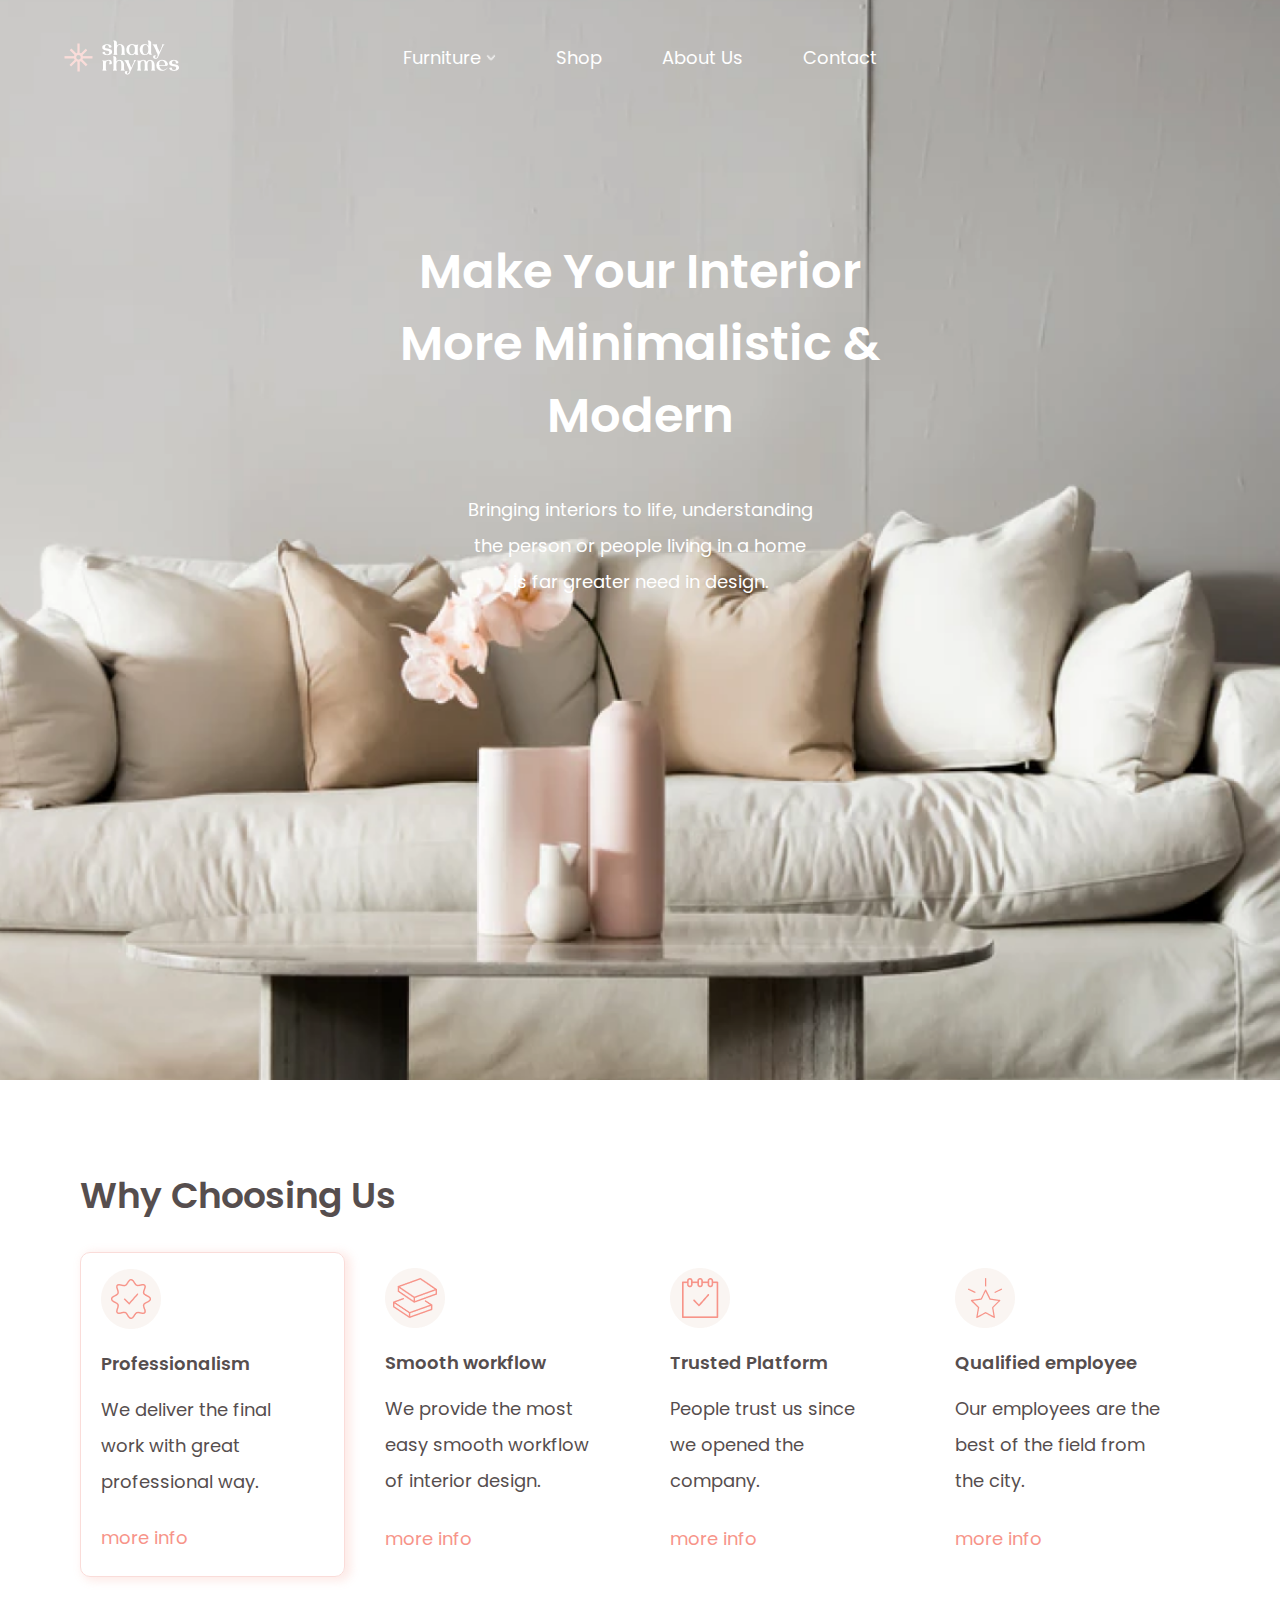
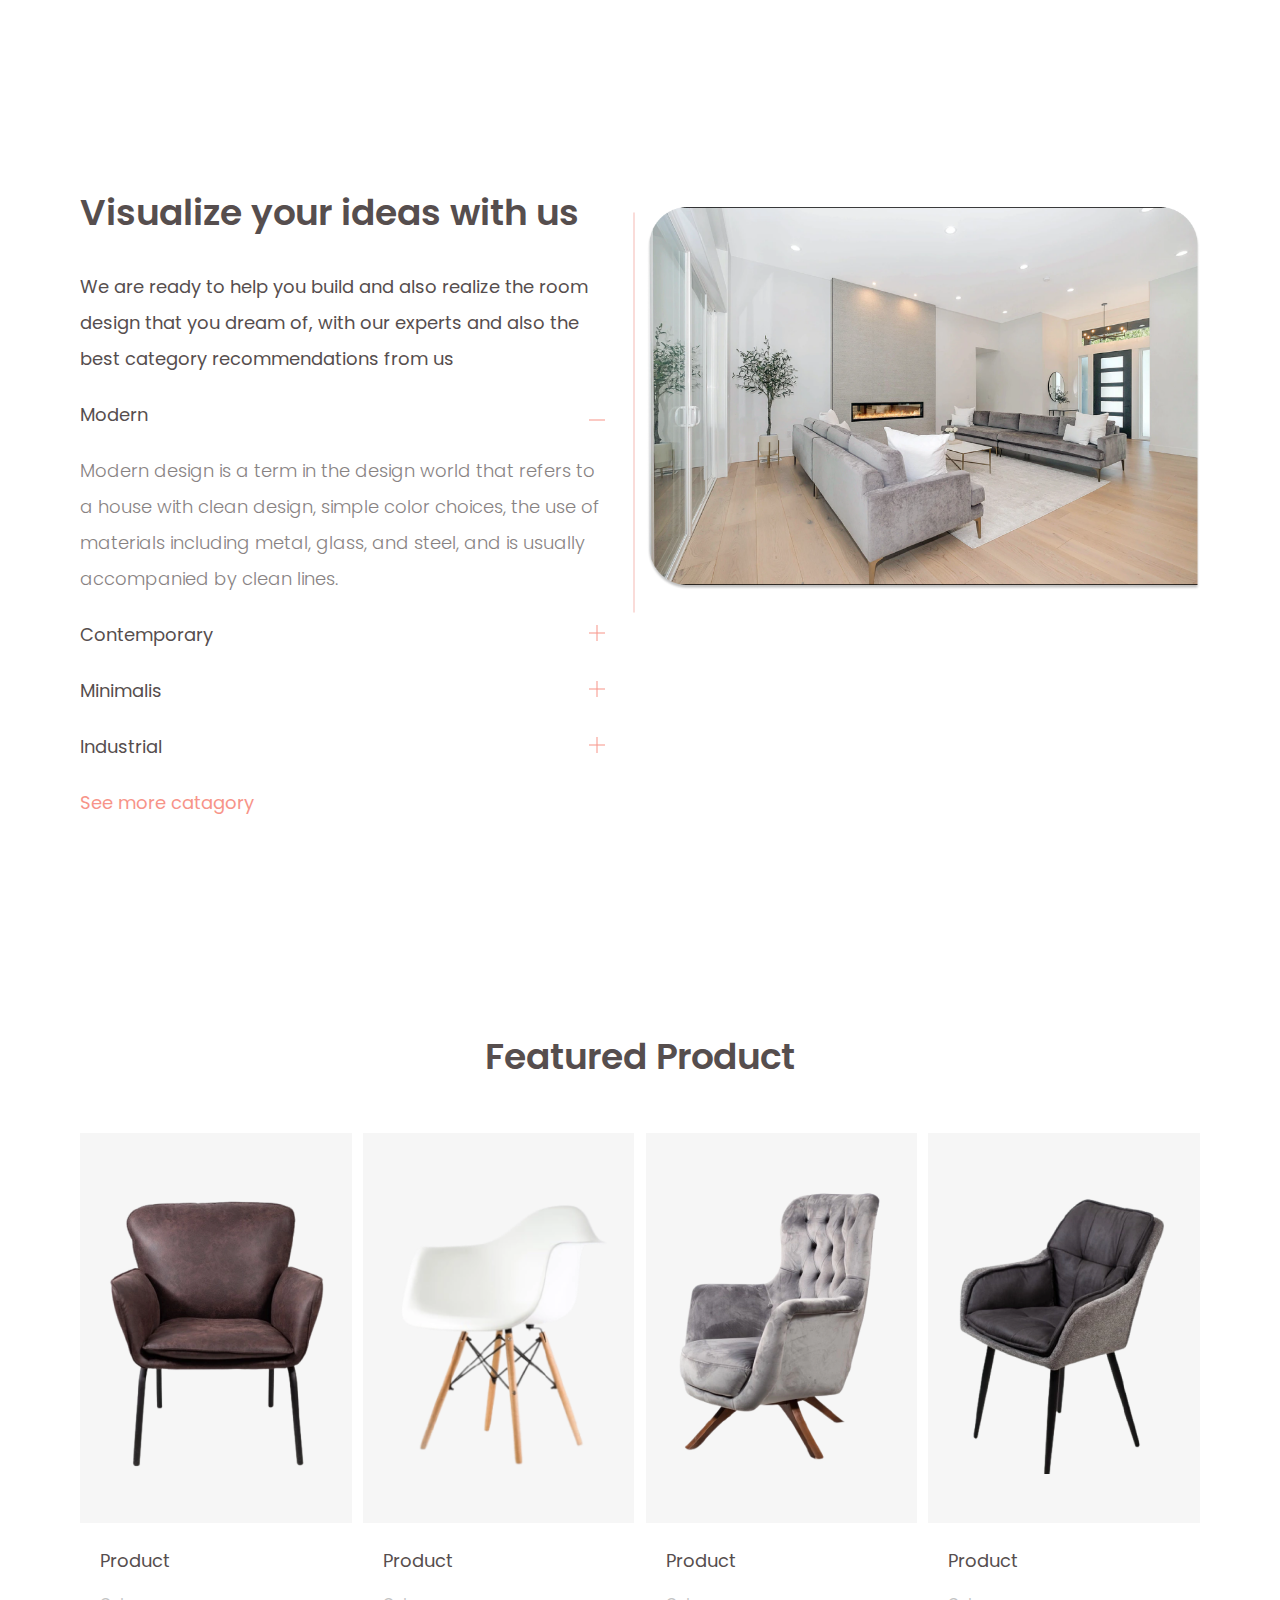
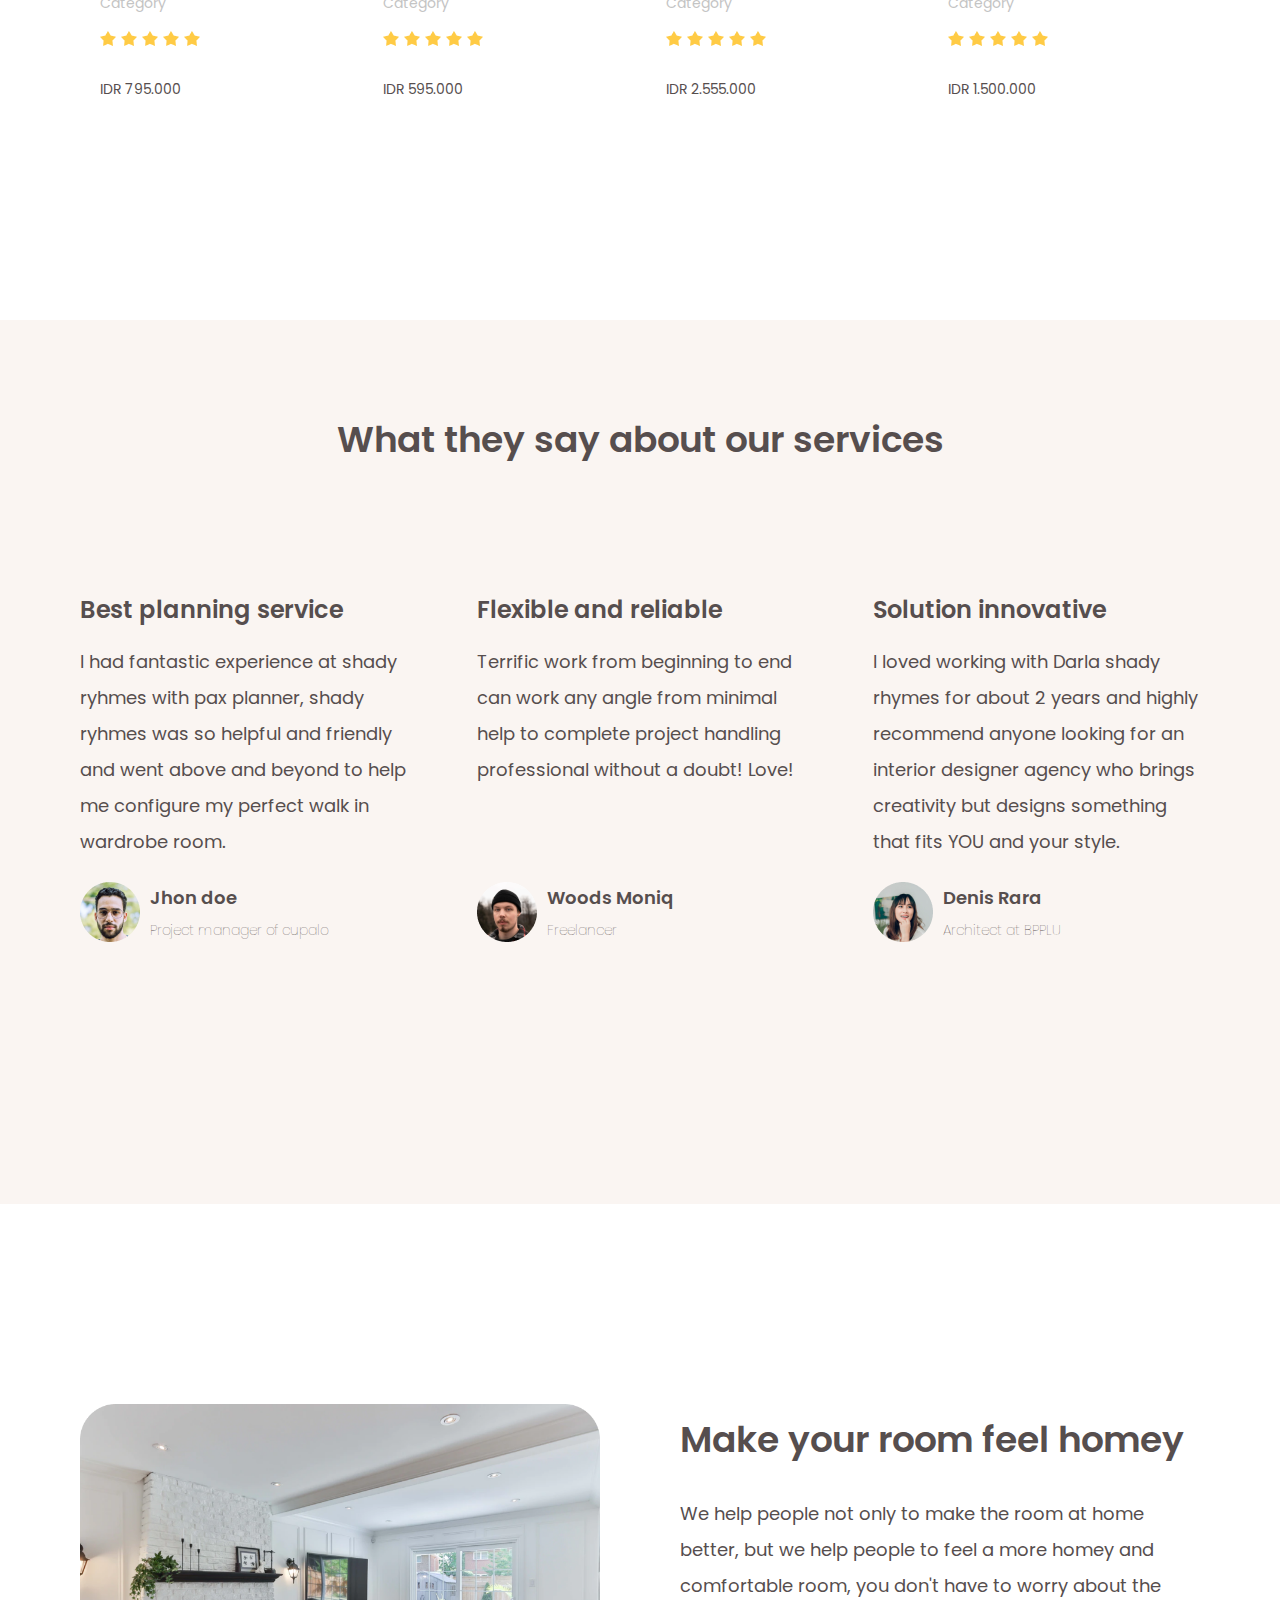
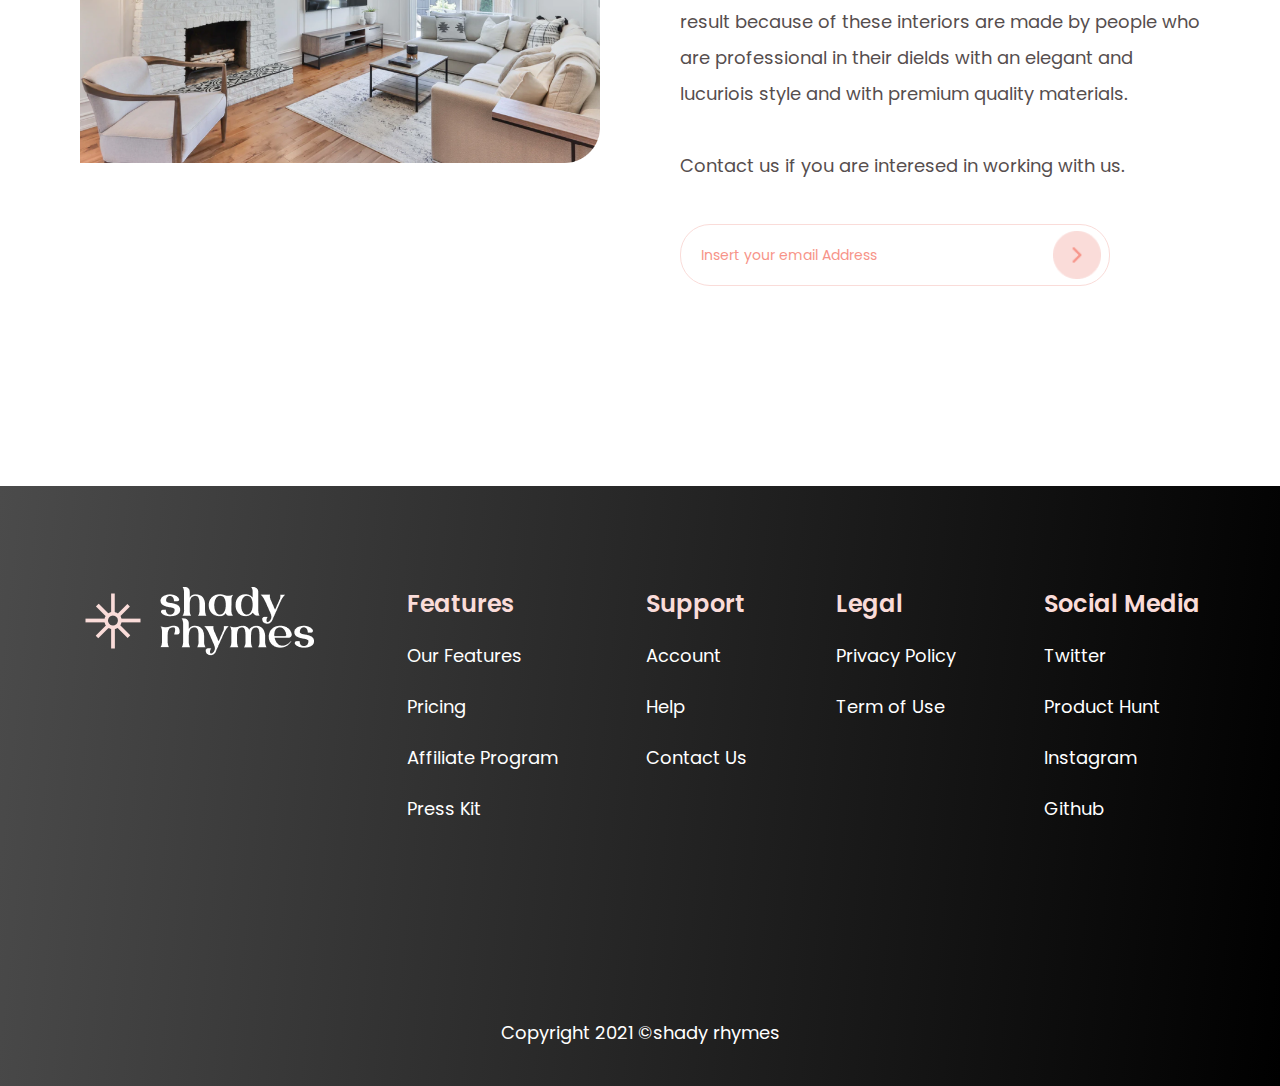
<file: Round1/index.html>
<!DOCTYPE html>
<html lang="en">
<head>
    <meta charset="UTF-8">
    <meta name="viewport" content="width=device-width, initial-scale=1.0">
    <link rel="stylesheet" href="/Round1/CSS/style.css">
    <link rel="stylesheet" href="https://fonts.googleapis.com/css2?family=Poppins:wght@300;400;500;600;700&display=swap">
    <title>Jung Talents Training Round 1</title>
</head>
<body>
    <div id="main">
        <!-- Header -->
        <div id="header">
            <div class="head">
                <div class="head-logo">
                    <img src="/Round1/assets/img/1-header/logo.png" alt="" class="header-logo-img">
                </div>
                <ul id="nav">
                    <li>Furniture <img src="/Round1/assets/img/1-header/Down-arrow.png" alt=""></li>
                    <li>Shop</li>
                    <li>About Us</li>
                    <li>Contact</li>
                </ul>
                <img src="/Round1/assets/img/1-header/3bars.png" alt="" class="mobile-3bars">
            </div>
            
            <div class="mid">
                <p class="title">Make Your Interior More Minimalistic & Modern</p>
                <p class="subtitle">Bringing interiors to life, understanding the person or people living in a home is far greater need in design.</p>
            </div>
        </div>
        
        <!-- Reason section -->
        <div id="reason-section">
            <div class="question">
                <p>Why Choosing Us</p>
            </div>
            <div class="subpart-reason">
                <div class="table extra-table">
                    <div class="description-part">
                        <img src="/Round1/assets/img/2-reason/icon_1.png" alt="" class="reason-icon">
                        <p class="title">Professionalism</p>
                        <p class="description">We deliver the final work with great professional way.</p>    
                    </div>
                    <p class="more-description">more info</p>
                </div>
                <div class="table">
                    <div class="description-part">
                        <img src="/Round1/assets/img/2-reason/icon_2.png" alt="" class="reason-icon">
                        <p class="title">Smooth workflow</p>
                        <p class="description">We provide the most easy smooth workflow of interior design.</p>                            
                    </div>
                    <p class="more-description">more info</p>
                </div>
                <div class="table">
                    <div class="description-part">
                        <img src="/Round1/assets/img/2-reason/icon_3.png" alt="" class="reason-icon">
                        <p class="title">Trusted Platform</p>
                        <p class="description">People trust us since we opened the company.</p>                            
                    </div>
                    <p class="more-description">more info</p>
                </div>
                <div class="table">
                    <div class="description-part">
                        <img src="/Round1/assets/img/2-reason/icon_4.png" alt="" class="reason-icon">
                        <p class="title">Qualified employee</p>
                        <p class="description">Our employees are the best of the field from the city.</p>                            
                    </div>
                    <p class="more-description">more info</p>
                </div>
            </div>
            <div class="clear"></div>
        </div>

        <!-- Visualizing section -->
        <div id="visualizing-section">
            <div class="description">
                <p class="title">Visualize your ideas with us</p>
                <p class="description_1">We are ready to help you build and also realize the room design that you dream of, with our experts and also the best category recommendations from us</p>
                <p class="category">Modern <span class="symbol"><img src="/Round1/assets/img/3-visualizing/minus.png" alt=""></span></p>
                <p class="description_2">Modern design is a term in the design world that refers to a house with clean design, simple color choices, the use of materials including metal, glass, and steel, and  is usually accompanied by clean lines.</p>
                <p class="category">Contemporary <span class="symbol"><img src="/Round1/assets/img/3-visualizing/plus.png" alt=""></span></p>
                <p class="category">Minimalis <span class="symbol"><img src="/Round1/assets/img/3-visualizing/plus.png" alt=""></span></p>
                <p class="category">Industrial <span class="symbol"><img src="/Round1/assets/img/3-visualizing/plus.png" alt=""></span></p>
                <p class="more-description">See more catagory</p>
            </div>
            <div class="bar">
                <img src="/Round1/assets/img/3-visualizing/bar.png" alt="" class="bar-img">
            </div>
            <div class="visualizing-img-div">
                <img src="/Round1/assets/img/3-visualizing/Mask-Group.png" alt="" class="visualizing-img">
            </div>
        </div>

        <!-- Product section -->
        <div id="product-section">
            <p class="product-title">Featured Product</p>
            <div class="product-subpart">
                <div class="product">
                    <div class="product-img">
                        <img src="/Round1/assets/img/4-product/chair1.png" alt="">
                    </div>
                    <div class="product-description">
                        <p class="product-subtitle">Product</p>
                        <p class="product-type">Category</p>
                        <img src="/Round1/assets/img/4-product/rating.png" alt="" class="rating-img">
                        <p class="price">IDR 795.000</p>
                        <p class="price-extra">$Price</p>
                    </div>
                </div>
                <div class="product">
                    <div class="product-img">
                        <img src="/Round1/assets/img/4-product/chair2.png" alt="">
                    </div>
                    <div class="product-description">
                        <p class="product-subtitle">Product</p>
                        <p class="product-type">Category</p>
                        <img src="/Round1/assets/img/4-product/rating.png" alt="" class="rating-img">
                        <p class="price">IDR 595.000</p>
                        <p class="price-extra">$Price</p>
                    </div>
                </div>
                <div class="product">
                    <div class="product-img">
                        <img src="/Round1/assets/img/4-product/chair3.png" alt="">
                    </div>
                    <div class="product-description">
                        <p class="product-subtitle">Product</p>
                        <p class="product-type">Category</p>
                        <img src="/Round1/assets/img/4-product/rating.png" alt="" class="rating-img">
                        <p class="price">IDR 2.555.000</p>
                        <p class="price-extra">$Price</p>
                    </div>
                </div>
                <div class="product">
                    <div class="product-img">
                        <img src="/Round1/assets/img/4-product/chair4.png" alt="">
                    </div>
                    <div class="product-description">
                        <p class="product-subtitle">Product</p>
                        <p class="product-type">Category</p>
                        <img src="/Round1/assets/img/4-product/rating.png" alt="" class="rating-img">
                        <p class="price">IDR 1.500.000</p>
                        <p class="price-extra">$Price</p>
                    </div>
                </div>
            </div>
            <div class="clear"></div>
        </div>

        <!-- Service section -->
        <div id="service-section">
            <p class="title">What they say about our services</p>
            <div class="service-description">
                <div class="subpart">
                    <div class="service-info">
                        <p class="subpart-title">Best planning service</p>
                        <p class="subpart-description">I had fantastic experience at shady ryhmes with pax planner, shady ryhmes was so helpful and friendly and went above and beyond to help me configure my perfect walk in wardrobe room.</p>    
                    </div>
                    <div class="subpart-person">
                        <img src="/Round1/assets/img/5-service/ava1.png" alt="" class="ava">
                        <div class="subpart-info">
                            <p class="name">Jhon doe</p>
                            <p class="career-position">Project manager of cupalo</p>
                        </div>
                    </div>
                </div>
                <div class="subpart">
                    <div class="service-info">
                        <p class="subpart-title">Flexible and reliable</p>
                        <p class="subpart-description">Terrific work from beginning to end can work any angle from minimal help to complete project handling professional without a doubt! Love! </p>
                    </div>
                    <div class="subpart-person">
                        <img src="/Round1/assets/img/5-service/ava2.png" alt="" class="ava">
                        <div class="subpart-info">
                            <p class="name">Woods Moniq</p>
                            <p class="career-position">Freelancer</p>
                        </div>
                    </div>
                </div>
                <div class="subpart">
                    <div class="service-info">
                        <p class="subpart-title">Solution innovative</p>
                        <p class="subpart-description">I loved working with Darla shady rhymes for about 2 years and highly recommend anyone looking for an interior designer agency who brings creativity but designs something that fits YOU and your style.</p>
                    </div>
                    <div class="subpart-person">
                        <img src="/Round1/assets/img/5-service/ava3.png" alt="" class="ava">
                        <div class="subpart-info">
                            <p class="name">Denis Rara</p>
                            <p class="career-position">Architect at BPPLU</p>
                        </div>
                    </div>
                </div>
            </div>

            
        </div>

        <!-- Feeling section -->
        <div id="feeling-section">
            <div class="feeling-img-div">
                <img src="/Round1/assets/img/6-feeling/Mask Group.png" alt="" class="feeling-img">
            </div>
            <div class="feeling-description">
                <p class="feeling-title">Make your room feel homey</p>
                <p class="subpart-description">
                    We help people not only to make the room at home better, but we help people to feel a more homey and comfortable room, you don't have to worry about the result because of these interiors are made by people who are professional in their dields with an elegant and lucuriois style and with premium  quality materials.
                    <br><br>
                    Contact us if you are interesed in working with us.
                </p>
                <div class="email">
                    <p>Insert your email Address</p>
                    <img src="/Round1/assets/img/6-feeling/buttonsearch.png" alt="">
                </div>
            </div>
        </div>

        <div id="footer">
            <div class="extra-category">
                <div class="footer-logo"><img src="/Round1/assets/img/7-footer/logo.png" alt="" class="branch-logo"></div>
                <div class="category">
                    <p class="footer-title">Features</p>
                    <p class="factor">Our Features</p>
                    <p class="factor">Pricing</p>
                    <p class="factor">Affiliate Program</p>
                    <p class="factor">Press Kit</p>
                </div>
                <div class="category">
                    <p class="footer-title">Support</p>
                    <p class="factor">Account</p>
                    <p class="factor">Help</p>
                    <p class="factor">Contact Us</p>                
                </div>
                <div class="category">
                    <p class="footer-title">Legal</p>
                    <p class="factor">Privacy Policy</p>
                    <p class="factor">Term of Use</p>
                </div>
                <div class="category">
                    <p class="footer-title">Social Media</p>
                    <p class="factor">Twitter</p>
                    <p class="factor">Product Hunt</p>
                    <p class="factor">Instagram</p>
                    <p class="factor">Github</p>
                </div>
            </div>
            <div class="copyright">
                    <p>Copyright 2021 ©shady rhymes</p>
            </div>
        </div>
    </div>
</body>
</html>
</file>
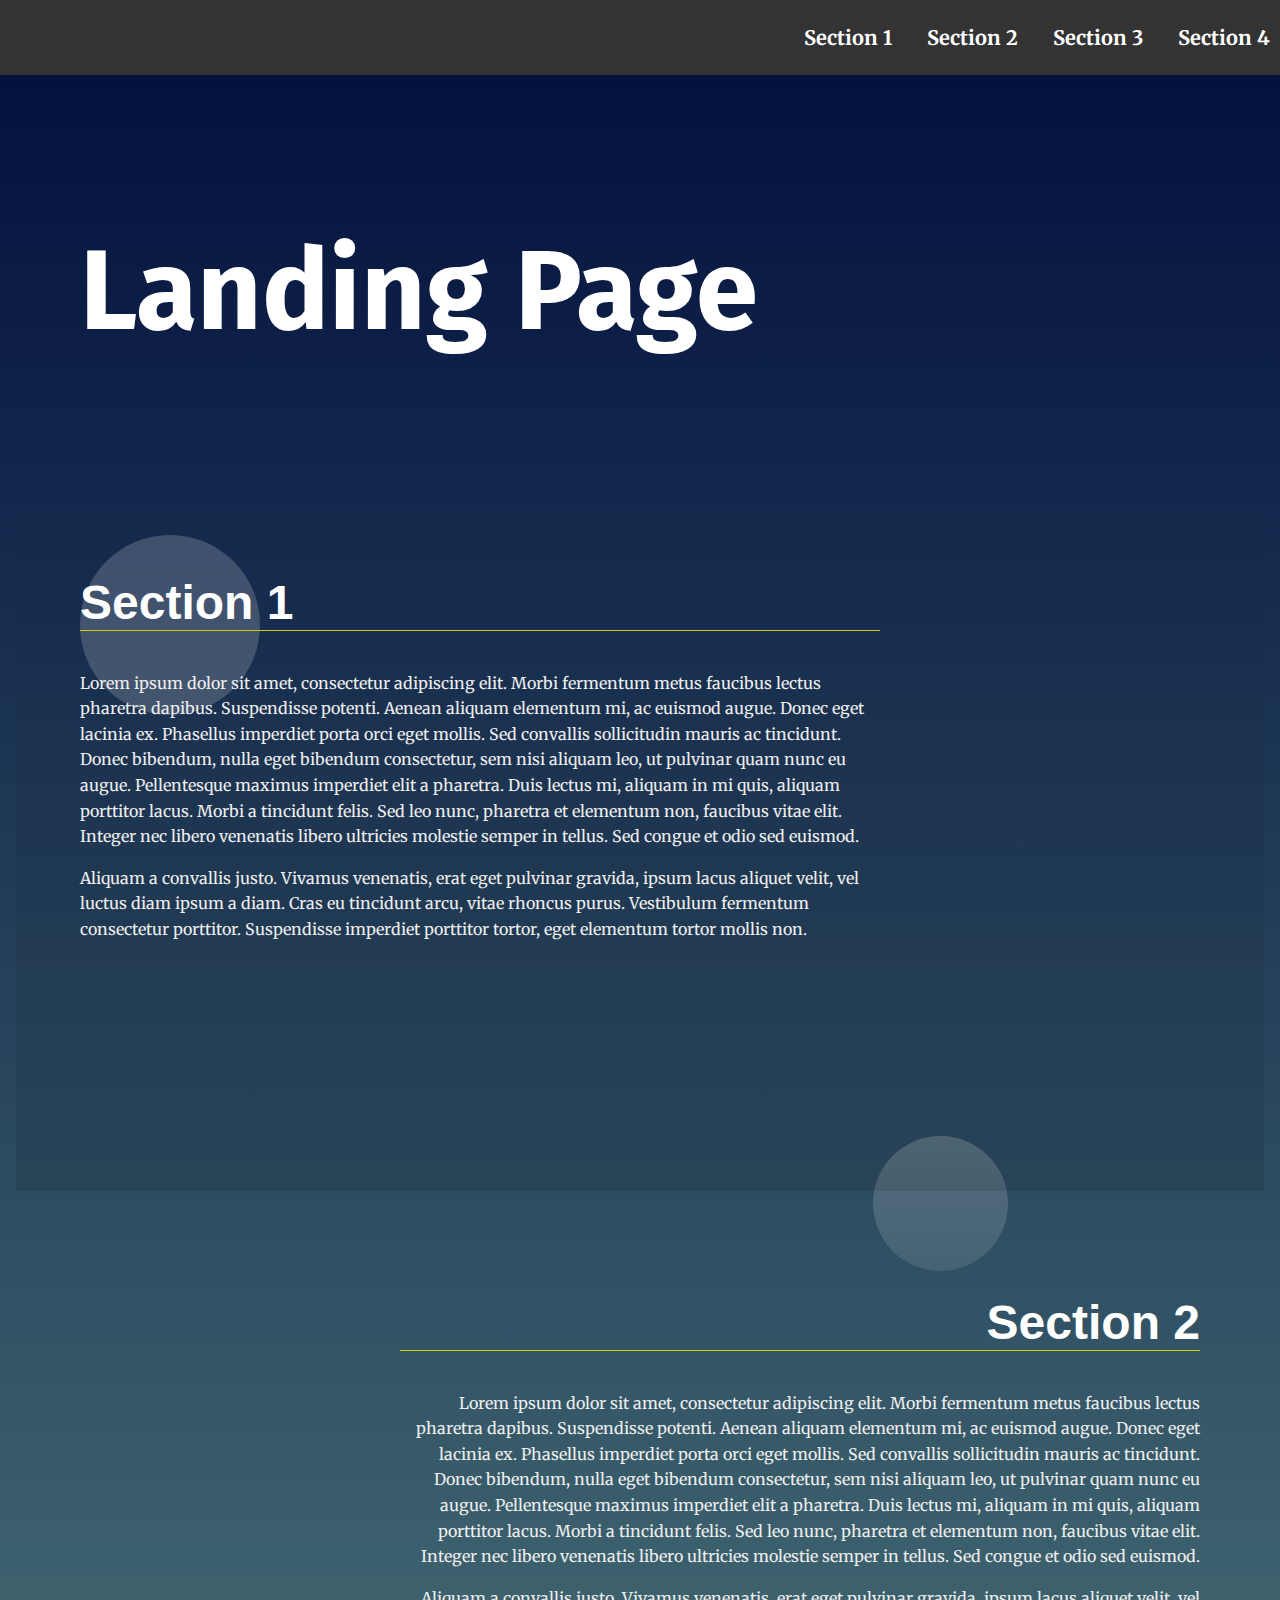
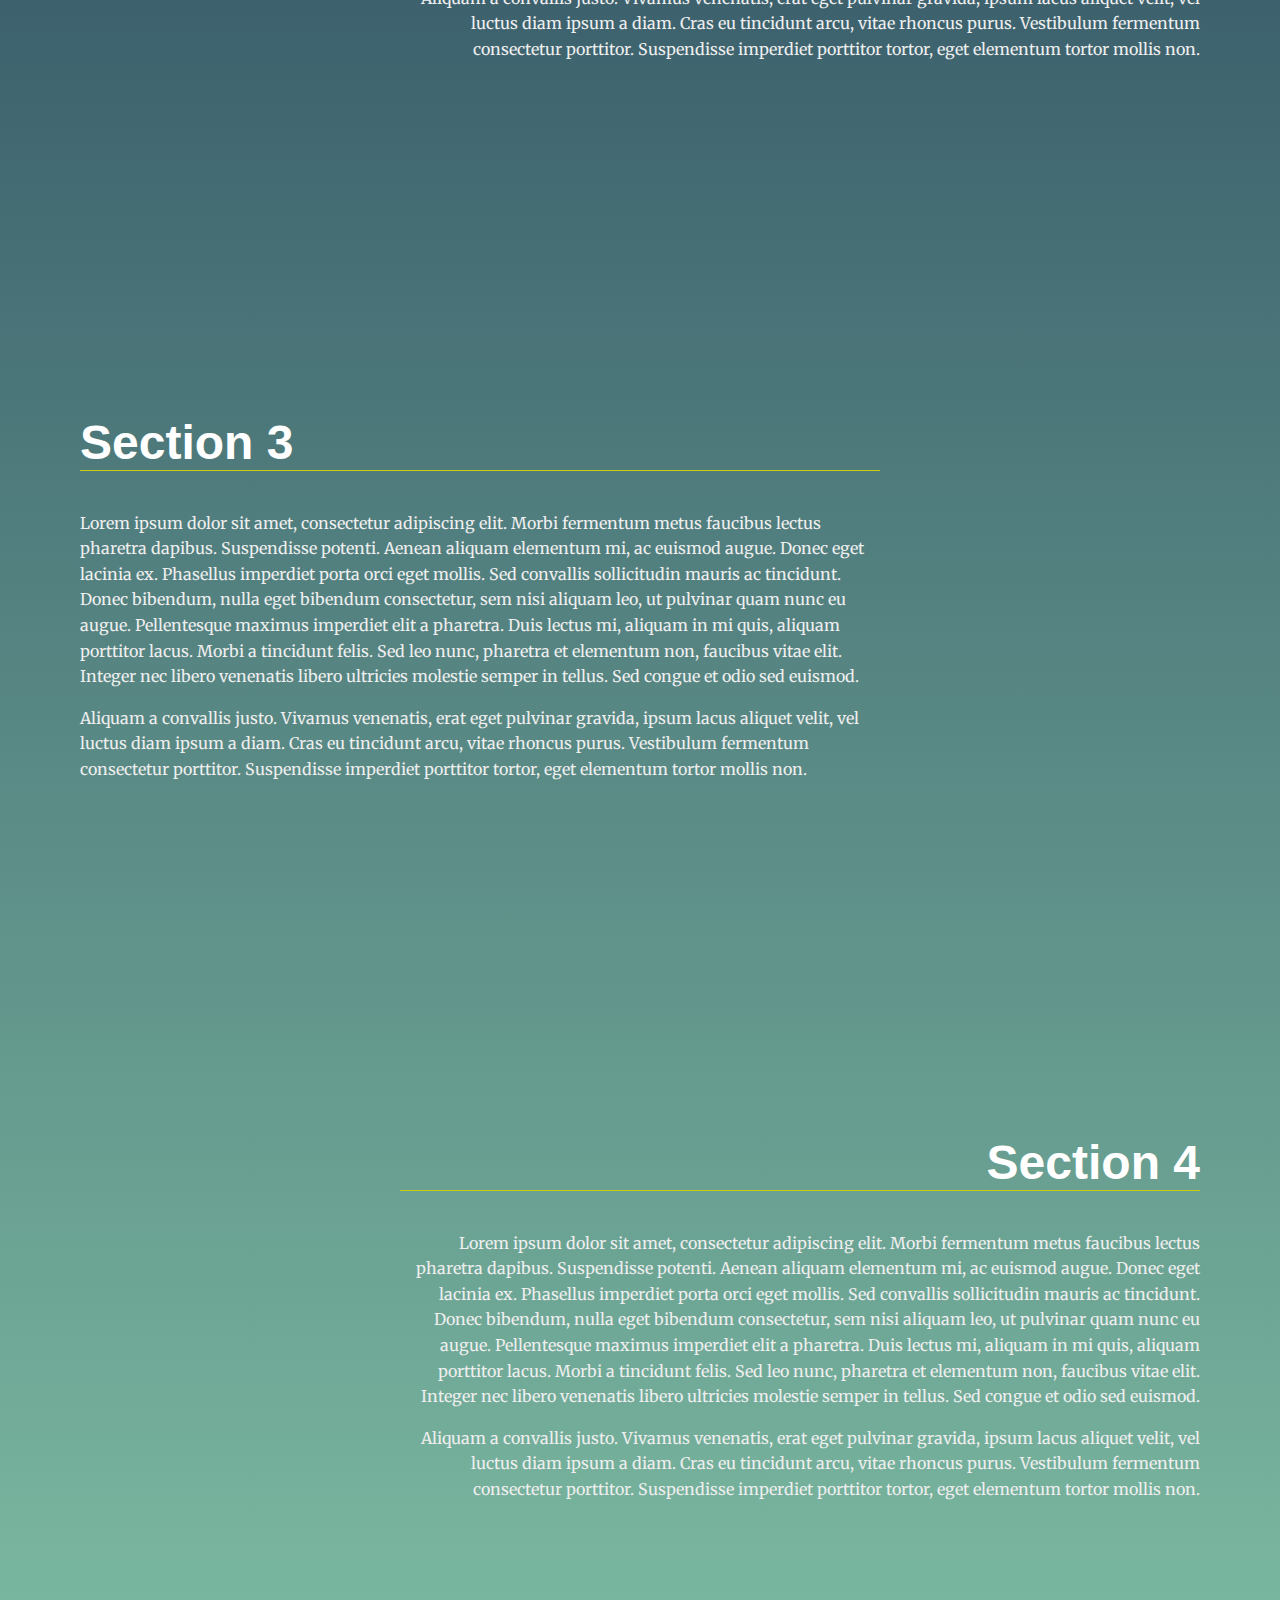
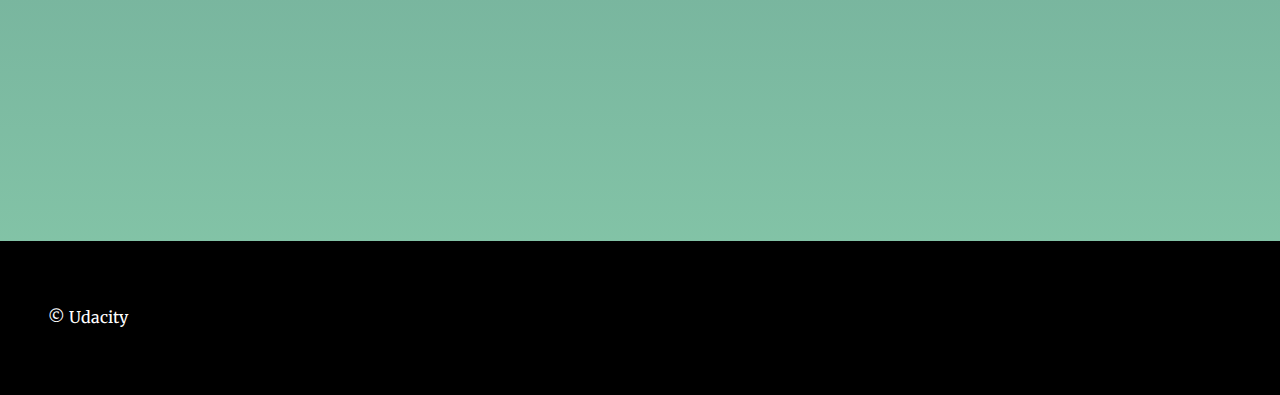
<file: Round2/landing-page/index.html>
<!DOCTYPE >
<html lang="en">
<head>
  <meta charset="UTF-8">
  <meta name="viewport" content="width=device-width, initial-scale=1.0">
  <meta http-equiv="X-UA-Compatible" content="ie=edge">
  <title>Manipulating the DOM</title>
  <!-- Load Google Fonts -->
  <link href="https://fonts.googleapis.com/css?family=Fira+Sans:900|Merriweather&display=swap" rel="stylesheet">  <!-- Load Styles -->
  <link href="/Round2/landing-page/css/styles.css" rel="stylesheet">
  <script src="/Round2/landing-page/js/app.js"></script>
</head>
<body>

  <!-- HTML Follows BEM naming conventions 
  IDs are only used for sections to connect menu achors to sections -->
  <header class="page__header">
    <nav class="navbar__menu">
      <!-- Navigation starts as empty UL that will be populated with JS -->
      <ul id="navbar__list"></ul>
    </nav>
  </header>
  <main>
    <header class="main__hero">
      <h1>Landing Page </h1>
    </header>
    <!-- Each Section has an ID (used for the anchor) and 
    a data attribute that will populate the li node.
    Adding more sections will automatically populate nav.
    The first section is set to active class by default -->
    <section id="section1" data-nav="Section 1" class="your-active-class">
      <div class="landing__container">
        <h2>Section 1</h2>
        <p>Lorem ipsum dolor sit amet, consectetur adipiscing elit. Morbi fermentum metus faucibus lectus pharetra dapibus. Suspendisse potenti. Aenean aliquam elementum mi, ac euismod augue. Donec eget lacinia ex. Phasellus imperdiet porta orci eget mollis. Sed convallis sollicitudin mauris ac tincidunt. Donec bibendum, nulla eget bibendum consectetur, sem nisi aliquam leo, ut pulvinar quam nunc eu augue. Pellentesque maximus imperdiet elit a pharetra. Duis lectus mi, aliquam in mi quis, aliquam porttitor lacus. Morbi a tincidunt felis. Sed leo nunc, pharetra et elementum non, faucibus vitae elit. Integer nec libero venenatis libero ultricies molestie semper in tellus. Sed congue et odio sed euismod.</p>

        <p>Aliquam a convallis justo. Vivamus venenatis, erat eget pulvinar gravida, ipsum lacus aliquet velit, vel luctus diam ipsum a diam. Cras eu tincidunt arcu, vitae rhoncus purus. Vestibulum fermentum consectetur porttitor. Suspendisse imperdiet porttitor tortor, eget elementum tortor mollis non.</p>
      </div>
    </section>
    <section id="section2" data-nav="Section 2">
      <div class="landing__container">
        <h2>Section 2</h2>
        <p>Lorem ipsum dolor sit amet, consectetur adipiscing elit. Morbi fermentum metus faucibus lectus pharetra dapibus. Suspendisse potenti. Aenean aliquam elementum mi, ac euismod augue. Donec eget lacinia ex. Phasellus imperdiet porta orci eget mollis. Sed convallis sollicitudin mauris ac tincidunt. Donec bibendum, nulla eget bibendum consectetur, sem nisi aliquam leo, ut pulvinar quam nunc eu augue. Pellentesque maximus imperdiet elit a pharetra. Duis lectus mi, aliquam in mi quis, aliquam porttitor lacus. Morbi a tincidunt felis. Sed leo nunc, pharetra et elementum non, faucibus vitae elit. Integer nec libero venenatis libero ultricies molestie semper in tellus. Sed congue et odio sed euismod.</p>

        <p>Aliquam a convallis justo. Vivamus venenatis, erat eget pulvinar gravida, ipsum lacus aliquet velit, vel luctus diam ipsum a diam. Cras eu tincidunt arcu, vitae rhoncus purus. Vestibulum fermentum consectetur porttitor. Suspendisse imperdiet porttitor tortor, eget elementum tortor mollis non.</p>
      </div>
    </section>
    <section id="section3" data-nav="Section 3">
      <div class="landing__container">
        <h2>Section 3</h2>
        <p>Lorem ipsum dolor sit amet, consectetur adipiscing elit. Morbi fermentum metus faucibus lectus pharetra dapibus. Suspendisse potenti. Aenean aliquam elementum mi, ac euismod augue. Donec eget lacinia ex. Phasellus imperdiet porta orci eget mollis. Sed convallis sollicitudin mauris ac tincidunt. Donec bibendum, nulla eget bibendum consectetur, sem nisi aliquam leo, ut pulvinar quam nunc eu augue. Pellentesque maximus imperdiet elit a pharetra. Duis lectus mi, aliquam in mi quis, aliquam porttitor lacus. Morbi a tincidunt felis. Sed leo nunc, pharetra et elementum non, faucibus vitae elit. Integer nec libero venenatis libero ultricies molestie semper in tellus. Sed congue et odio sed euismod.</p>

        <p>Aliquam a convallis justo. Vivamus venenatis, erat eget pulvinar gravida, ipsum lacus aliquet velit, vel luctus diam ipsum a diam. Cras eu tincidunt arcu, vitae rhoncus purus. Vestibulum fermentum consectetur porttitor. Suspendisse imperdiet porttitor tortor, eget elementum tortor mollis non.</p>
      </div>
    </section>

  </main>
  <footer class="page__footer">
    <p>&copy Udacity</p>
    <button id="scrollToTopButton">&#x2191</button>
  </footer>

</body>
</html>
</file>
<file: Round1/CSS/style.css>
*{

}

html{
    color: #564E4E;
    font-family: 'Poppins', sans-serif;
}

body{
    margin: 0;
    /* letter-spacing: 1px; */
}

.clear{
    clear: both;
}

#main{

}

#header{
    background: url(/Round1/assets/img/1-header/sofa.png) top center / cover no-repeat;
    color: white;
    height: 1080px;
    width: auto;
}

#header .head{
    display: flex;
    padding-top: 40px;
    justify-content: center;
    position: relative;
}

#header .head .head-logo{
    position: absolute;
    left: 5%;
} 

#header .head .header-logo-img{
    width: 100%;
}

#nav{
    margin: 4px 0 0 0;
    padding: 0;
    display: flex;
}

#nav > li{
    font-size: 18px;
    line-height: 27px;
    margin: 0 30px;
    display: flex;
    align-items: center;
}

#nav > li > img {
    margin-left: 5px;
    width: 10px;
    height: 7px;
}

#header .mid{
    align-items: center;
    justify-content: center;
    flex-direction: column;
    font-size: 18px;
    line-height: 36px;
    font-weight: 400;
    display: flex;
    text-align: center;
}

#header .mid .title{
    font-size: 48px;
    line-height: 72px;
    font-weight: 600;
    margin: 165px 0 40px 0;
    width: 40%;
}

#header .mid .subtitle{
    margin: 0;
    width: 27%;
}

#content{
    margin-top: 80px;
    padding: 0 80px;
}

#reason-section{
    padding: 80px 80px 0 80px;
}
#reason-section .question{
    font-size: 36px;
    line-height: 72px;
    font-weight: 600;
    margin-bottom: 20px;
}
#reason-section .question p{
    margin: 0;
}
#reason-section .subpart-reason{
    display: flex;
    width: 100%;
}

#reason-section .subpart-reason .table{
    font-size: 18px;
    line-height: 36px;
    width: calc(100% / 4) ;
    padding: 16px 20px 20px 20px;
    margin-left: 20px;
    display: flex;
    flex-direction: column;
    justify-content: space-between;
    box-sizing: border-box;
}

#reason-section .table .reason-icon{
    width: 60px;
    height: 60px;
    margin: 0;
    padding: 0;
}

#reason-section .table .title{
    font-weight: 600;
    /* padding: 10px 0; */
    padding-top: 5px;
    padding-bottom: 10px;
    margin: 0;
}

#reason-section .table .description{
    padding-bottom: 20px;
    margin: 0;
    width: 95%;
}

#reason-section .more-description{
    margin: 0;
}

.more-description{
    color: #F79489;
    text-decoration: none;
}

#reason-section .extra-table{
    border: 1px solid #FADCD9;
    border-radius: 10px;
    box-shadow: 4px 2px 10px 2px #F7948933;
    margin-left: 0 !important;
}

#visualizing-section{
    padding-top: 200px;
    display: flex;
    line-height: 36px;
    font-size: 18px;
    font-weight: 400;
}

#visualizing-section .description{
    padding: 0 0 0 80px;
    width: 45%;
}

#visualizing-section .title{
    font-size: 36px;
    line-height: 72px;
    font-weight: 600;
    margin: 0;
}

#visualizing-section .symbol{
    float: right;
    border: 1px;
    color: #F79489;
    width: 16px;
    height: 16px;
}

#visualizing-section .description_1{
    width: 95%;
    margin: 20px 0 0 0;
}

#visualizing-section .description_2{
    font-weight: 300;
    opacity: 0.7;
    width: 95%;
    margin: 20px 0 0 0;
}

#visualizing-section .category{
    width: 95%;
    margin: 20px 0 0 0;
}

#visualizing-section .more-description{
    margin: 20px 0 0 0;
}

#visualizing-section .bar{
    height: 400px;
    width: 2px;
    margin-top: 35px;
    margin-right: 1%;
}

#visualizing-section .visualizing-img-div{
    margin: 30px 0 0 0;
    margin-right: 80px;
    width: 45%;
}

#visualizing-section .visualizing-img{
    width: 100%;
    height: auto;
}

#product-section{
    padding: 200px 80px 100px 80px;
    margin: 0;
}

#product-section .product-title{
    text-align: center;
    font-size: 36px;
    line-height: 72px;
    font-weight: 600;
    padding-bottom: 40px;
    margin: 0;
}

#product-section .product-subpart{
    display: flex;
    justify-content: space-between;
}

#product-section .product{
    width: calc((100% - 3*1%)/ 4);
    height: auto;
    font-size: 14px;
    line-height: 28px;
    margin: 0;
}

#product-section .product-img{
    width: 100%;
    height: 75%;
    background-color: #F6F6F6;
    display: flex;
    align-items: center;
    justify-content: center;
}

#product-section .product-img img{
    max-width: 100%;
    max-height: 100%;
    width: auto;
    height: auto;
    transition: all 0.3s ease;
}

#product-section .product-description{
    padding-top: 20px;
    padding-left: 20px;
    padding-bottom: 33px;
    padding: 20px 0 33px 20px;
    margin: 0;
}

#product-section .product .product-subtitle{
    margin: 0;
    font-size: 18px;
    line-height: 36px;
}

#product-section .product .product-type{
    color: #C4C4C4;
    padding: 10px 0;
    margin: 0;
}

#product-section .product .rating-img{

}

#product-section .product .price{
    padding-top: 20px;
    margin: 0;
}

#service-section{
    background-color: #FAF5F2;
    height: 800px;
    margin-top: 167px;
    padding: 84px 80px 0 80px;
}

#service-section .title{
    text-align: center;
    font-size: 36px;
    line-height: 72px;
    font-weight: 600;
    padding-bottom: 110px;
    margin: 0;
}

#service-section .service-description{
    display: flex;
    justify-content: space-between;
}

#service-section .subpart{
    width: calc((100% - 2*70px)/ 3);
    font-size: 18px;
    line-height: 36px;
    font-weight: 400;
    display: flex;
    flex-direction: column;
    justify-content: space-between;
}

#service-section .subpart-title{
    font-size: 24px;
    line-height: 48px;
    font-weight: 600;
    margin: 0;
}

#service-section .subpart-description{
    padding: 10px 0 20px 0;
    margin: 0;
}

#service-section .subpart-person{
    display: flex;
    bottom: 0;
    align-items: center;
}

#service-section .subpart-person .ava{
    width: 60px;
    height: 60px;
    margin-right: 10px;
}

#service-section .subpart-person .name{
    margin: 0;
    font-weight: 600;
}
#service-section .subpart-person .career-position{
    margin: 0;
    font-weight: 100;
    font-size: 14px;
    line-height: 28px;
}

#feeling-section{
    display: flex;
    margin-top: 200px;
}

#feeling-section .feeling-img-div{
    width: 50%;
    padding-left: 80px;
    padding-right: 40px;
}

#feeling-section .feeling-img-div .feeling-img{
    width: 100%;
    height: auto;
}

#feeling-section .feeling-description{
    width: 50%;
    padding-right: 80px;
    padding-left: 40px;
}

.feeling-description .feeling-title{
    font-size: 36px;
    line-height: 72px;
    margin: 0 0 0 0;
    font-weight: 600;
}

.feeling-description .subpart-description{
    font-size: 18px;
    line-height: 36px;
    margin: 20px 0 40px 0;
}

.feeling-description .email{
    padding-left: 20px;
    padding-right: 8px;
    width: 400px;
    height: 60px;
    border-radius: 30px;
    border: 1px solid rgba(250, 220, 217, 1);
    /* background-color: #FADCD9; */
    display: flex;
    align-items: center;
    justify-content: space-between;
}

.feeling-description .email p{
    font-size: 14px;
    line-height: 24px;
    margin: 0;
    color: rgba(247, 148, 137, 1);
}

.feeling-description .email img{
    width: 12%;
    height: auto;
    float: right;
}

#footer{
    height: 600px;
    margin-top: 200px;
    /* padding: 100px 80px 40px 80px; */
    background: linear-gradient(275.58deg, #000000 0%, #4B4B4B 100%);
    color: white;
    size: 18px;
    line-height: 27px;
    display: flex;
    flex-direction: column;
    justify-content: space-between;
}

#footer .extra-category{
    display: flex;
    justify-content: space-between;
    padding: 100px 80px 0 80px;
}

#footer .branch-logo{
    width: 100%;
}

#footer .extra-category .footer-title{
    color: rgba(250, 220, 217, 1);
    font-size: 24px;
    line-height: 36px;
    margin: 0 0 20px 0;
    font-weight: 600;
}

#footer .extra-category .factor{
    margin: 0 0 24px 0;
    font-size: 18px;
    line-height: 27px;
}

#footer .copyright{
    width: 100%;
    height: auto;
    text-align: center;
    font-size: 18px;
    line-height: 27px;
}

#footer .copyright p{
    margin-bottom: 40px;
}
/* For both mobile and tablet */
/* @media only screen and (max-width: 63.9375em) { */

/* Tablet: width >= 740px and width < 1024px */
/* @media only screen and (min-width: 46.25em) and (max-width: 63.9375em){ */

/* For both mobile and tablet */
/* 63.9375em */
@media only screen and (max-width: 64em) {
    #header{
        background: url(/Round1/assets/img/1-header/sofa-mobile.png) top center / cover no-repeat;
        width: auto;
        height: 800px;
        /* height: 100%; */
    }
    #nav{
        display: none;
    }
    #header .head{
        justify-content: space-between;
        padding: 20px 20px 0 20px;
    }
    #header .mid{
        width: auto;
        margin-top: 100px;
    }
    #header .mid .title{
        font-size: 26px;
        line-height: 52px;
        font-weight: 600;
        margin: 0 0 20px 0;
        width: 60%;
    }
    #header .mid .subtitle{
        font-size: 18px;
        line-height: 36px;
        font-weight: 400;
        width: 65%;
    }
    #header .mobile-3bars{
        height: 35px;
        width: auto;
        position: absolute;
        right: 5%;
    }
    /* reason */
    #reason-section{    
        padding: 20px;
        display: flex;
        flex-direction: column-reverse;
    }
    #reason-section .subpart-reason{
        display: block;
    }
    #reason-section .question{
        display: none;
    }
    #reason-section .subpart-reason .table{
        padding: 10x;
        margin: 0;
        margin-bottom: 15px;
        font-size: 16px;
        line-height: 32px;
        width: 100%;
        
    }
    #reason-section .table .reason-icon{
        /* width: 56px;
        height: 56px; */
        width: 34px;
        height: 34px;
    }
    #reason-section .table .title{
        margin: 0;
    }
    #reason-section .extra-table{
        border: none;
        box-shadow: none;
    }
    #reason-section .table .description{
        padding-bottom: 10px;
    }
    #reason-section .table .more-description{
        padding-bottom: 10px;
    }
    /* visualize */
    #visualizing-section{
        flex-direction: column-reverse;
        padding: 85px 20px 0 20px;
    }
    .bar{
        display: none;
    }
    #visualizing-section .visualizing-img-div{
        width: auto;
        margin: 0;
    }
    #visualizing-section .visualizing-img{
        width: 100%;
    }
    #visualizing-section .title{
        padding-top: 100px;
        font-size: 22px;
        line-height: 44px;
    }
    #visualizing-section .description{
        padding: 0;
        font-size: 14px;
        line-height: 28px;
        width: auto;
        padding: 0;
    }
    #visualizing-section .description_1{
        padding: 20px 0;
        margin: 0;
        width: 100%;
    }
    #visualizing-section .description_2{
        margin: 0;
        padding: 10px 0 0 0;
        width: 100%;
    }
    #visualizing-section .category{
        margin: 0;
        padding-top: 20px;
        width: 100%;
    }
    #visualizing-section .more-description{
        padding-top: 20px;
        margin: 0;
    }

    /* product */
    #product-section{
        /* margin: 0; */
        padding: 100px 20px 60px 20px;
        height: auto;
    }
    
    #product-section .product-title{
        font-size: 22px;
        line-height: 44px;
        font-weight: 600;
        padding-bottom: 20px;
        margin: 0;
    }

    #product-section .product-subpart{
        display: grid;
        /* grid-template-columns: 50% 50%;
        padding: 0 20px; */
        grid-template-rows: repeat(2, auto); /* Hai hàng */
        grid-template-columns: repeat(2, 1fr); /* Hai cột */
        column-gap: 10px;
        row-gap: 4%;
    }

    #product-section .product .product-subtitle{
        margin: 0;
        font-size: 18px;
        line-height: 36px;
    }
    #product-section .product .product-type{
        font-size: 16px;
        line-height: 32px;   
    }

    #product-section .product .rating-img{
        width: 30%;
    }
    #product-section .price-extra{
        font-size: 16px;
        line-height: 32px;
        display: block !important;
        margin: 0;
        padding: 0;
    }
    #product-section .product{
        width: auto;
        height: auto;
        font-size: 14px;
        display: flex;
        flex-direction: column;
    }
    #product-section .product-img{
        width: 100%;
        height: 80%;
    }
    #product-section .product-img > img{
        width: 70%;
        height: auto;
        max-height: 85%;
    }
    #product-section .product-description{
        padding: 10px 0 0 17px;
        margin: 0;
    }
    .price{
        display: none;
    }

    /* service */
    #service-section{
        margin-top: 60px;
        padding: 40px 20px 90px 20px;
        height: auto;
    }
    #service-section .title{
        margin-bottom: 0;
        padding: 0;
        font-size: 22px;
        line-height: 44px;
    }
    #service-section .service-description{
        display: flex;
        flex-direction: column;
        justify-content: space-between;
    }
    #service-section .subpart{
        width: auto;
        font-weight: 400;
        padding-top: 40px;
    }
    #service-section .subpart-title{
        font-size: 18px;
        line-height: 36px;
        margin: 0;
    }
    #service-section .subpart-description{
        font-size: 14px;
        line-height: 28px;
        padding: 10px 0 14px 0;
        margin: 0;
    }
    #service-section .subpart-person .ava{
        width: 40px;
        height: 40px;
        padding-right: 10px;
        margin: 0;
    }
    #service-section .subpart-person .name{
        font-size: 14px;
        line-height: 28px;
    }
    #service-section .subpart-person .career-position{
        font-size: 12px;
        line-height: 24px;
    }

    /* feeling */
    #feeling-section{
        flex-direction: column;
        margin: 0;
        padding: 100px 0;
    }
    #feeling-section .feeling-img-div{
        width: auto;
        padding: 0 20px;
    }
    #feeling-section .feeling-description{
        width: auto;
        padding: 40px 20px 0 20px;
    }
    .feeling-description .feeling-title{
        font-size: 22px;
        line-height: 44px;
    }
    .feeling-description .subpart-description{
        font-size: 14px;
        line-height: 28px;
        padding: 20px 0;
        margin: 0;
    }
    .feeling-description .email{
        width: 70%;
        height: auto;
    }
    .feeling-description .email p{
        font-size: 14px;
        line-height: 28px;
    }
    .feeling-description .email img{
        width: 9%;
        padding: 1%;       
    }

    /* footer */
    #footer{
        height: auto;
        margin-top: 0;
    }
    #footer .category{
        margin: 0;
        padding-top: 60px;
    }
    #footer .extra-category{
        flex-direction: column;
        padding:40px;
    }
    #footer .footer-logo{
        width: 25%;
        height: auto;
    }
    #footer .extra-category .footer-title{
        font-size: 18px;
        line-height: 36px;
    }
    #footer .extra-category .factor{
        font-size: 14px;
        line-height: 28px;
    }
    #footer .extra-category .factor{
        margin: 20px 0 0 0;
    }
    #footer .copyright p{
        padding: 60px 0 20px 0;
        margin: 0;
    }
}


/* Mobile: width < 740px */
@media only screen and (max-width: 46.1875em) {
    #header{
        height: 500px;
    }
    #header .mid .title{
        font-size: 18px;
        line-height: 27px;
        width: 75%;
    }
    #header .mid .subtitle{
        font-size: 12px;
        line-height: 24px;
        width: 70%;
    }

    #reason-section{
    }
    #reason-section .table .reason-icon{
        width: 28px;
        height: 28px;
    }
    #reason-section .subpart-reason .table{
        font-size: 12px;
        line-height: 24px;
        /* padding: 0; */
        /* padding-bottom: 15px; */
    }

    #visualizing-section{
        /* padding: 85px 20px 0 20px; */
    }
    #visualizing-section .title{
        font-size: 18px;
        line-height: 36px;
        /* padding-top: 100px; */
    }
    #visualizing-section .description{
        font-size: 12px;
        line-height: 24px;
    }
    #visualizing-section .category{
        padding-top: 20px;
        margin: 0;
    }
    #visualizing-section .description_1{
        padding: 20px 0 20px 0;
        margin: 0;
        width: 100%;
    }
    #visualizing-section .description_2{
        margin: 0;
        padding: 10px 0 20px 0;
        width: 100%;
    }

    #product-section .product-title{
        font-size: 18px;
        line-height: 36px;
    }
    #product-section .product .product-subtitle{
        font-size: 14px;
        line-height: 28px;
    }
    #product-section .product .product-type,
    #product-section .price-extra{
        font-size: 12px;
        line-height: 24px;
    }

    #service-section .title{
        font-size: 18px;
        line-height: 36px;
    }
    #service-section .subpart-title{
        font-size: 14px;
        line-height: 28px;
    }
    #service-section .subpart-description{
        font-size: 12px;
        line-height: 24px;
    }
    #service-section .subpart-person .ava{
        width: 40px;
        height: 40px;
    }
    #service-section .subpart-person .name{
        font-size: 14px;
        line-height: 28px;
    }
    #service-section .subpart-person .career-position{
        font-size: 12px;
        line-height: 24px;
    }

    .feeling-description .feeling-title{
        font-size: 14px;
        line-height: 28px;
    }
    .feeling-description .subpart-description{
        font-size: 12px;
        line-height: 24px;
    }
    .feeling-description .email{
        /* font-size: 10px;
        line-height: 20px; */
        height: auto;
    }
    .feeling-description .email p{
        font-size: 10px;
        line-height: 20px;
    }
    .feeling-description .email img{
        width: 10%;
        padding: 1%;
    }

    #footer .footer-logo{
        width: 30%;
        height: auto;
    }
    #footer .extra-category{
        margin: 0;
        padding: 20px;
    }
    #footer .category{
        padding-top: 40px;
        margin: 0;
    }
    #footer .extra-category .footer-title{
        font-size: 14px;
        line-height: 21px;
    }
    #footer .extra-category .factor{
        font-size: 12px;
        line-height: 18px;
    }
    #footer .copyright{
        margin: 0;
        padding-top: 80px;
        padding-bottom: 30px;
        font-size: 12px;
        line-height: 18px;
    }
    #footer .copyright p{
    }
}

/* PC: width >= 1025px ( > 1024px)  */
@media only screen and (min-width: 64.063em){
    #header .mobile-3bars{
        display: none;
    }
    #product-section .product .price-extra{
        display: none;
    }
}
</file>
<file: Round2/landing-page/css/styles.css>
/*
 *
 * CSS written based on SMACSS architecture.
 * To learn more, visit: http://smacss.com/
 * 
 * For simplicity, no reset or normalize is added. 
 * To learn more, visit: https://css-tricks.com/reboot-resets-reasoning/
 *
*/


/* ---- Base Rules ---- */
body {
    background: rgb(136,203,171);
    background: linear-gradient(0deg, rgba(136,203,171,1) 0%, rgba(0,13,60,1) 100%);
    margin: 0;
    font-family: 'Merriweather', serif;
    color: #fff;
}


/* Typeography General*/
h1 {
    font-family: 'Fira Sans', sans-serif;
    font-size: 3em;
    margin: 2em 1rem;
}

@media only screen and (min-width: 35em){
    h1 {
        font-size: 7em;
        margin: 2em 4rem 1em;
    }
}

h2 {
    border-bottom: 1px solid #cc1;
    font-family: 'Oxygen', Sans-Serif;
    font-size: 3em;
    color: #fff;
}

p {
    line-height: 1.6em;
    color: #eee;
}

/* ---- Layout Rules ---- */
main {
    margin: 10vh 1em 10vh;
}

.main-hero {
    min-height: 40vh;
    padding-top: 3em;
}

section {
    position: relative;
    min-height: 80vh;
}


/* ---- Module Rules ---- */

/* Navigation Styles*/
.navbar__menu ul {
    padding-left: 0;
    margin: 0;
    text-align: right;
}

.navbar__menu li {
    display: inline-block;
}

.navbar__menu .menu__link {
    display: block;
    padding: 1em;
    font-weight: bold;
    text-decoration: none;
    color: #000;
}

.navbar__menu .menu__link:hover {
    background: #333;
    color: #fff;
    transition: ease 0.3s all;
}

/* Header Styles */
.page__header {
    background: #fff;
    position: fixed;
    top: 0;
    width: 100%;
    z-index: 5;
}

/* Footer Styles */
.page__footer {
    background: #000;
    padding: 3em;
    color: #fff;
}

.page__footer p{
    color: #fff;
}


/* ---- Theme Rules ---- */
/* Landing Container Styles */
.landing__container {
    padding: 1em;
    text-align: left;
}

@media only screen and (min-width: 35em){
    .landing__container {
        max-width: 50em;
        padding: 4em;
    }
}

section:nth-of-type(even) .landing__container {
    margin-right: 0;
    margin-left: auto;
    text-align: right; 
}

/* Background Circles */
/* Note that background circles are created with psuedo elements before and after */
/* Circles appear to be random do to use of :nth-of-type psuedo class */
section:nth-of-type(odd) .landing__container::before {
    content: '';
    background: rgba(255, 255, 255, 0.187);
    position: absolute;
    z-index: -5;
    width: 20vh;
    height: 20vh;
    border-radius: 50%;
    opacity: 0;
    transition: ease 0.5s all;
}

section:nth-of-type(even) .landing__container::before {
    content: '';
    background: rgb(255,255,255);
    background: linear-gradient(0deg, rgba(255,255,255,.1) 0%, rgba(255,255,255,.2) 100%);
    position: absolute;
    top: 3em;
    right: 3em;
    z-index: -5;
    width: 10vh;
    height: 10vh;
    border-radius: 50%;
    opacity: 0;
    transition: ease 0.5s all;
}

section:nth-of-type(3n) .landing__container::after {
    content: '';
    background: rgb(255,255,255);
    background: linear-gradient(0deg, rgba(255,255,255,.1) 0%, rgba(255,255,255,.2) 100%);
    position: absolute;
    right: 0;
    bottom: 0;
    z-index: -5;
    width: 10vh;
    height: 10vh;
    border-radius: 50%;
    opacity: 0;
    transition: ease 0.5s all;
}

section:nth-of-type(3n + 1) .landing__container::after {
    content: '';
    background: rgb(255,255,255);
    background: linear-gradient(0deg, rgba(255,255,255,.1) 0%, rgba(255,255,255,.2) 100%);
    position: absolute;
    right: 20vw;
    bottom: -5em;
    z-index: -5;
    width: 15vh;
    height: 15vh;
    border-radius: 50%;
    opacity: 0;
    transition: ease 0.5s all;
}


/* ---- Theme State Rules ---- */
/* Section Active Styles */
/* Note: your-active-class class is applied through javascript. You should update the class here and in the index.html to what you set in your javascript file.  */
section.your-active-class {
    background: rgb(0, 0, 0);
    background: linear-gradient(0deg, rgba(0, 0, 0, 0.1) 0%, rgba(0, 0, 0, 0) 100%);
}

section.your-active-class .landing__container::before {
    opacity: 1;
    animation: rotate 4s linear 0s infinite forwards;
}

section.your-active-class .landing__container::after {
    opacity: 1;
    animation: rotate 5s linear 0s infinite forwards reverse;
}

/* Section Active Styles Keyframe Animations */
@keyframes rotate {
	from {
		transform: rotate(0deg)
		           translate(-1em)
		           rotate(0deg);
	}
	to {
		transform: rotate(360deg)
		           translate(-1em) 
		           rotate(-360deg);
	}
}


/* add more style */
.your-active-class {
    /* background-color: #f8f8f8 !important; */
}
  

.your-active-class h2 {
    /* color: #007bff !important; */
}


.nav_active_state {
    background-color: black !important; /* Change to your desired background color */
}

/* Optional: Add styles for hover effect on navigation items */


#scrollToTopButton {
    display: none;
    position: fixed;
    bottom: 20px;
    right: 20px;
    padding: 10px;
    background-color: #007bff;
    color: #fff;
    border: none;
    border-radius: 100%;
    width: auto;
    height: auto;
    cursor: pointer;
}

#scrollToTopButton:hover {
background-color: #0056b3;
}



  
@media screen and (max-width: 400px) {
    .navbar__menu {
        width: 100%;
        padding: 10px;
        font-size: 14px;
    }
}
</file>
